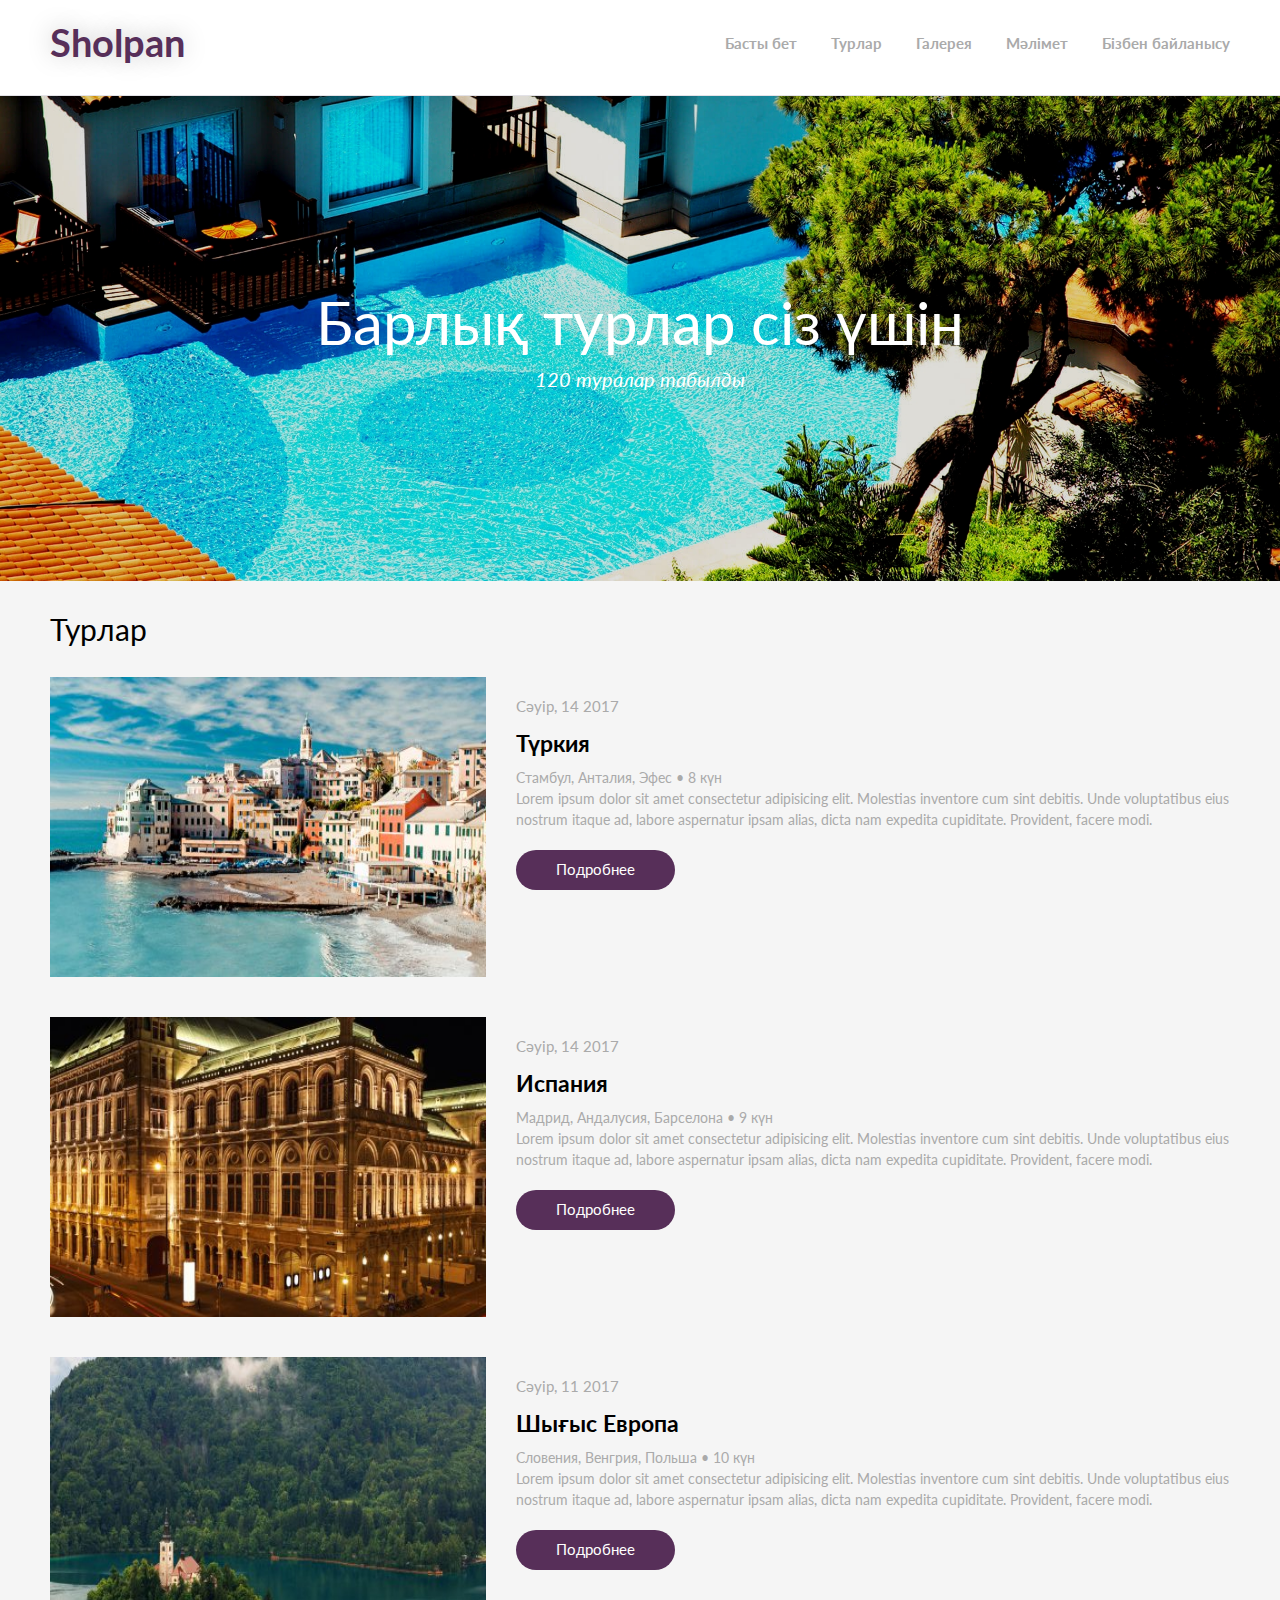
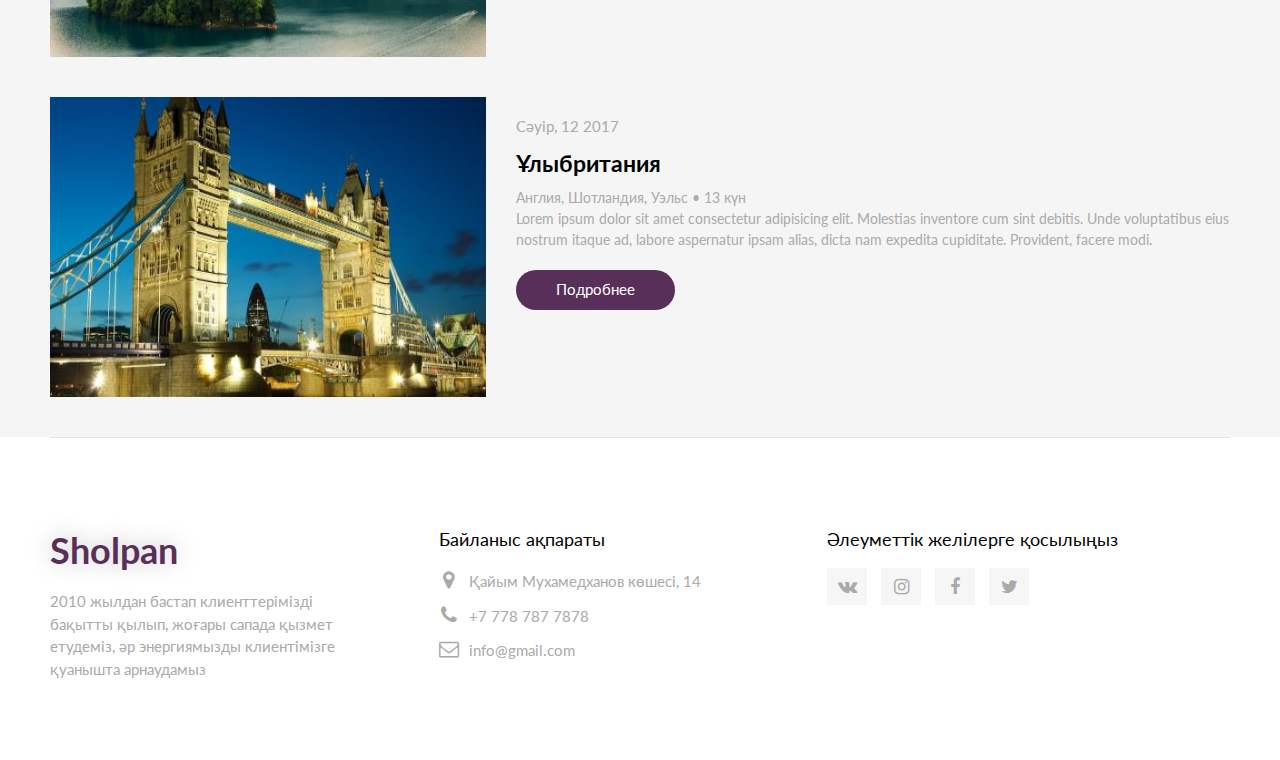
<file: tours/tours.html>
<!DOCTYPE html>
<html lang="kz">
<head>
	<meta charset="UTF-8">
	<meta name="viewport" content="width=device-width, user-scalable=no, initial-scale=1.0, maximum-scale=1.0, minimum-scale=1.0">
	<meta http-equiv="X-UA-Compatible" content="ie=edge">
	<link href="https://fonts.googleapis.com/css?family=Lato:400,700|Roboto:400,700&amp;subset=cyrillic" rel="stylesheet">
	<link rel="shortcut icon" href="../img/favico/voyage.ico" type="image/x-icon">
	<link rel="stylesheet" href="../css/font-awesome.min.css">
	<link rel="stylesheet" href="../css/style.css">
	<link rel="stylesheet" href="./css/tour.css">
	<title>TOO Sholpan - Tours</title>
</head>
<body>
	<div id="toTop">
		<i class="fa fa-chevron-up" aria-hidden="true"></i>
	</div>

	<div class="tour-header tour-banner-head">
		<div class="wrapper">
			<div class="tour-nav flex-justify"">
				<div class=" logo logo-tour">
				<a class="topLink" href="../index.html">Sholpan</a>
			</div>

			<button class="menu-toggle">
				<span></span>
				<span></span>
				<span></span>
			</button>

			<ul class="menu tour-menu">
				<li>
					<a class="topLink" href="../index.html">Басты бет</a>
				</li>
				<li>
					<a class="topLink" href="#tour-list">Турлар</a>
				</li>
				<li>
					<a class="topLink" href="../index.html">Галерея</a>
				</li>
				<li>
					<a class="topLink" href="../index.html">Мәлімет</a>
				</li>
				<li>
					<a class="topLink" href="#footer">Бізбен байланысу</a>
				</li>
			</ul>
		</div>
	</div>
	</div>

	<section class="tour-banner">
		<div class="wrapper">
			<div class="tour-banner__title">
				<h1>Барлық турлар сіз үшін</h1>
				<p>120 туралар табылды</p>
			</div>
		</div>
	</section>

	<section id="tour-list" class="tour-list">
		<div class="wrapper">
			<h2 class="tour-list-title">Турлар</h2>
			<div class="tour-list-box">
				<div class="tour-list__item">
					<div class="tour-list__img">
						<img src="../img/tour-1.jpg" alt="img">
					</div>

					<div class="tour-list__info">
						<p class="tour-list__info__date">Сәуір, 14 2017</p>
						<h3 class="tour-list__info__title">Түркия</h3>
						<p class="tour-list__info__desc">
							Стамбул, Анталия, Эфес • 8 күн <br>
							Lorem ipsum dolor sit amet consectetur adipisicing elit.
							Molestias inventore cum sint debitis. Unde voluptatibus
							eius nostrum itaque ad, labore aspernatur ipsam alias,
							dicta nam expedita cupiditate. Provident, facere modi.
						</p>

						<a href="./Turkey/turkey.html">Подробнее</a>
					</div>
				</div>

				<div class="tour-list__item">
					<div class="tour-list__img">
						<img src="../img/tour-2.jpg" alt="img">
					</div>

					<div class="tour-list__info">
						<p class="tour-list__info__date">Сәуір, 14 2017</p>
						<h3 class="tour-list__info__title">Испания</h3>
						<p class="tour-list__info__desc">
							Мадрид, Андалусия, Барселона • 9 күн <br>
							Lorem ipsum dolor sit amet consectetur adipisicing elit.
							Molestias inventore cum sint debitis. Unde voluptatibus
							eius nostrum itaque ad, labore aspernatur ipsam alias,
							dicta nam expedita cupiditate. Provident, facere modi.
						</p>

						<a href="./Spain/spain.html">Подробнее</a>
					</div>
				</div>

				<div class="tour-list__item">
					<div class="tour-list__img">
						<img src="../img/tour-3.jpg" alt="img">
					</div>

					<div class="tour-list__info">
						<p class="tour-list__info__date">Сәуір, 11 2017</p>
						<h3 class="tour-list__info__title">Шығыс Европа</h3>
						<p class="tour-list__info__desc">
							Словения, Венгрия, Польша • 10 күн <br>
							Lorem ipsum dolor sit amet consectetur adipisicing elit.
							Molestias inventore cum sint debitis. Unde voluptatibus
							eius nostrum itaque ad, labore aspernatur ipsam alias,
							dicta nam expedita cupiditate. Provident, facere modi.
						</p>

						<a href="./Eastern Europe/eastrn-europe.html">Подробнее</a>
					</div>
				</div>

				<div class="tour-list__item">
					<div class="tour-list__img">
						<img src="../img/tour-4.jpg" alt="img">
					</div>

					<div class="tour-list__info">
						<p class="tour-list__info__date">Сәуір, 12 2017</p>
						<h3 class="tour-list__info__title">Ұлыбритания</h3>
						<p class="tour-list__info__desc">
							Англия, Шотландия, Уэльс • 13 күн <br>
							Lorem ipsum dolor sit amet consectetur adipisicing elit.
							Molestias inventore cum sint debitis. Unde voluptatibus
							eius nostrum itaque ad, labore aspernatur ipsam alias,
							dicta nam expedita cupiditate. Provident, facere modi.
						</p>

						<a href="./United Kingdom/united-kingdom.html">Подробнее</a>
					</div>
				</div>
			</div>
		</div>
	</section>

	<footer id="footer">
		<div class="wrapper">
			<div class="footer-desc">
				<div class="footer-desc__item">
					<div class="footer-logo">
						<a href="#">Sholpan</a>
					</div>

					<p class="text__desc">
						2010 жылдан бастап клиенттерімізді бақытты
						қылып, жоғары сапада қызмет етудеміз, әр
						энергиямызды клиентімізге қуанышта арнаудамыз
					</p>
				</div>

				<div class="footer-desc__item">
					<h4>Байланыс ақпараты</h4>

					<ul class="contact-list">
						<li class="text__desc">
							<span>
								<i class="fa fa-map-marker" aria-hidden="true"></i>
							</span>
							Қайым Мухамедханов көшесі, 14
						</li>
						<li class="text__desc">
							<span>
								<i class="fa fa-phone" aria-hidden="true"></i>
							</span>
							+7 778 787 7878
						</li>
						<li class="text__desc">
							<span>
								<i class="fa fa-envelope-o" aria-hidden="true"></i>
							</span>
							info@gmail.com
						</li>
					</ul>
				</div>

				<div class="footer-desc__item">
					<h4>Әлеуметтік желілерге қосылыңыз</h4>

					<ul class="follow-list">
						<li>
							<a class="text__desc" href="#">
								<i class="fa fa-vk" aria-hidden="true"></i>
							</a>
							<a class="text__desc" href="#">
								<i class="fa fa-instagram" aria-hidden="true"></i>
							</a>
							<a class="text__desc" href="#">
								<i class="fa fa-facebook" aria-hidden="true"></i>
							</a>
							<a class="text__desc" href="#">
								<i class="fa fa-twitter" aria-hidden="true"></i>
							</a>
						</li>
					</ul>
				</div>
			</div>
		</div>
	</footer>


	<script src="../js/jquery-3.3.1.min.js"></script>
	<script src="../js/custom.js"></script>
</body>
</html>
</file>
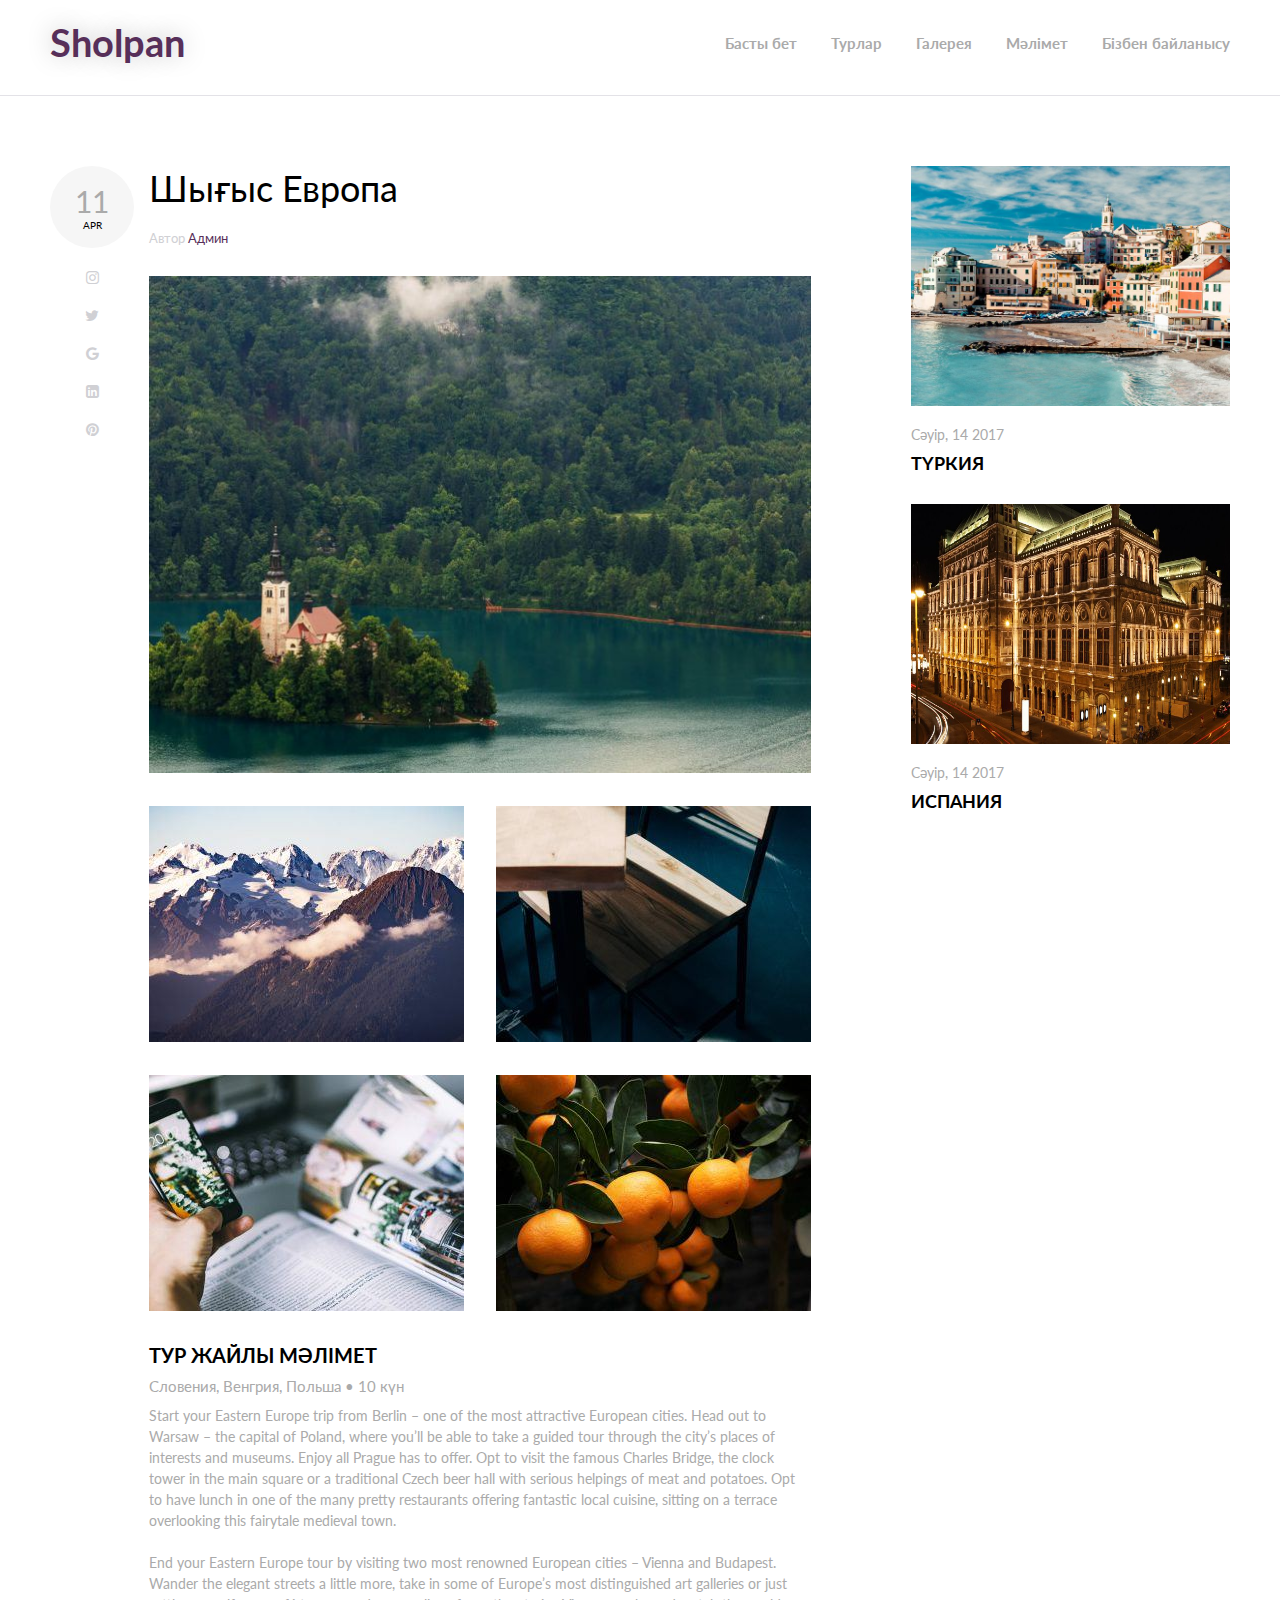
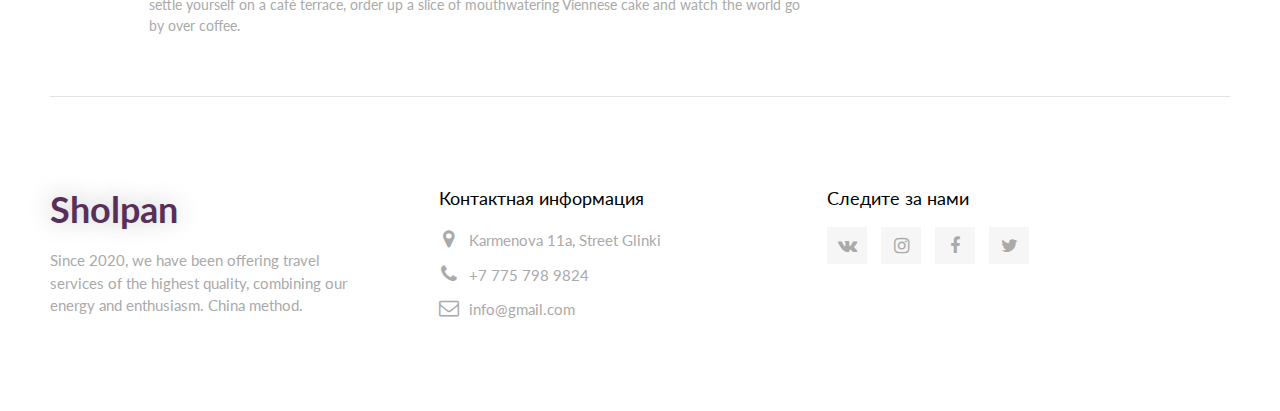
<file: tours/Eastern Europe/eastrn-europe.html>
<!DOCTYPE html>
<html lang="kz">
<head>
	<meta charset="UTF-8">
	<meta name="viewport" content="width=device-width, user-scalable=no, initial-scale=1.0, maximum-scale=1.0, minimum-scale=1.0">
	<meta http-equiv="X-UA-Compatible" content="ie=edge">
	<link href="https://fonts.googleapis.com/css?family=Lato:400,700|Roboto:400,700&amp;subset=cyrillic" rel="stylesheet">
	<link rel="shortcut icon" href="../../img/favico/voyage.ico" type="image/x-icon">
	<link rel="stylesheet" href="../../css/font-awesome.min.css">
	<link rel="stylesheet" href="../../css/style.css">
	<link rel="stylesheet" href="../css/tour.css">
	<title>TOO Sholpan - Eastern Europe - Tour</title>
</head>
<body>
	<div class="tour-header">
		<div class="wrapper">
			<div class="tour-nav flex-justify"">
				<div class=" logo logo-tour">
					<a class="topLink" href="../../index.html">Sholpan</a>
				</div>

				<button class="menu-toggle">
					<span></span>
					<span></span>
					<span></span>
				</button>

				<ul class="menu tour-menu">
					<li>
						<a class="topLink" href="../../index.html">Басты бет</a>
					</li>
					<li>
						<a class="topLink" href="../tours.html">Турлар</a>
					</li>
					<li>
						<a class="topLink" href="../../index.html">Галерея</a>
					</li>
					<li>
						<a class="topLink" href="../../index.html">Мәлімет</a>
					</li>
					<li>
						<a class="topLink" href="#footer">Бізбен байланысу</a>
					</li>
				</ul>
			</div>
		</div>
	</div>

	<div class="wrapper tour-wrap">
		<div class="tour-box flex-justify-top">
			<div class="tour-main-info">
				<div class="tour-social">
					<p class="tour-date">
						<span>11</span>
						APR
					</p>
					<ul class="tour-social__list">
						<li>
							<a href="#">
								<i class="fa fa-instagram"></i>
							</a>
						</li>
						<li>
							<a href="#">
								<i class="fa fa-twitter"></i>
							</a>
						</li>
						<li>
							<a href="#">
								<i class="fa fa-google"></i>
							</a>
						</li>
						<li>
							<a href="#">
								<i class="fa fa-linkedin-square"></i>
							</a>
						</li>
						<li>
							<a href="#">
								<i class="fa fa-pinterest"></i>
							</a>
						</li>
					</ul>
				</div>

				<div class="tour-info">
					<div class="tour-info__title">
						<h1>Шығыс Европа</h1>
						<p>Автор <span>Админ</span></p>
					</div>

					<div class="tour-info__picture__ee">
						<figure></figure>
					</div>

					<div class="tour-info__img flex-justify-top flex-wrap">
						<div class="tour-info__img__item">
							<img src="../../img/tour-1-m1.jpg" alt="img">
						</div>

						<div class="tour-info__img__item">
							<img src="../../img/tour-1-m2.jpg" alt="img">
						</div>

						<div class="tour-info__img__item">
							<img src="../../img/tour-1-m3.jpg" alt="img">
						</div>

						<div class="tour-info__img__item">
							<img src="../../img/tour-1-m4.jpg" alt="img">
						</div>
					</div>

					<div class="tour-desc">
						<h3 class="tour-desc__title">Тур жайлы мәлімет</h3>

						<p class="tour-desc__place">Словения, Венгрия, Польша • 10 күн</p>

						<p class="tour-desc__text">
							Start your Eastern Europe trip from Berlin – one of the most
							attractive European cities. Head out to Warsaw – the capital
							of Poland, where you’ll be able to take a guided tour through
							the city’s places of interests and museums. Enjoy all Prague
							has to offer. Opt to visit the famous Charles Bridge, the clock
							tower in the main square or a traditional Czech beer hall with
							serious helpings of meat and potatoes. Opt to have lunch in one
							of the many pretty restaurants offering fantastic local cuisine,
							sitting on a terrace overlooking this fairytale medieval town.
							<br><br>
							End your Eastern Europe tour by visiting two most renowned European
							cities – Vienna and Budapest. Wander the elegant streets a little
							more, take in some of Europe’s most distinguished art galleries or
							just settle yourself on a café terrace, order up a slice of mouthwatering
							Viennese cake and watch the world go by over coffee.
						</p>
					</div>
				</div>
			</div>

			<div class="tour-more">
				<div class="tour-more__item">
					<div class="tour-more__img">
						<img src="../../img/tour-1-b.jpg" alt="img">
					</div>

					<div class="tour-more__date">
						<p>Сәуір, 14 2017</p>
					</div>

					<div class="tour-more__title">
						<h3>Түркия</h3>
					</div>
				</div>

				<div class="tour-more__item">
					<div class="tour-more__img">
						<img src="../../img/tour-2-b.jpg" alt="img">
					</div>

					<div class="tour-more__date">
            		<p>Сәуір, 14 2017</p>
					</div>

					<div class="tour-more__title">
						<h3>Испания</h3>
					</div>
				</div>
			</div>
		</div>
	</div>

	<footer id="footer">
		<div class="wrapper">
			<div class="footer-desc">
				<div class="footer-desc__item">
					<div class="footer-logo">
						<a href="#">Sholpan</a>
					</div>

					<p class="text__desc">
						Since 2020, we have been offering travel
						services of the highest quality, combining
						our energy and enthusiasm. China method.
					</p>
				</div>

				<div class="footer-desc__item">
					<h4>Контактная информация</h4>

					<ul class="contact-list">
						<li class="text__desc">
							<span>
								<i class="fa fa-map-marker" aria-hidden="true"></i>
							</span>
							Karmenova 11a, Street Glinki
						</li>
						<li class="text__desc">
							<span>
								<i class="fa fa-phone" aria-hidden="true"></i>
							</span>
							+7 775 798 9824
						</li>
						<li class="text__desc">
							<span>
								<i class="fa fa-envelope-o" aria-hidden="true"></i>
							</span>
							info@gmail.com
						</li>
					</ul>
				</div>

				<div class="footer-desc__item">
					<h4>Следите за нами</h4>

					<ul class="follow-list">
						<li>
							<a class="text__desc" href="#">
								<i class="fa fa-vk" aria-hidden="true"></i>
							</a>
							<a class="text__desc" href="#">
								<i class="fa fa-instagram" aria-hidden="true"></i>
							</a>
							<a class="text__desc" href="#">
								<i class="fa fa-facebook" aria-hidden="true"></i>
							</a>
							<a class="text__desc" href="#">
								<i class="fa fa-twitter" aria-hidden="true"></i>
							</a>
						</li>
					</ul>
				</div>
			</div>
		</div>
	</footer>

	<script src="../../js/jquery-3.3.1.min.js"></script>
	<script src="../../js/custom.js"></script>
</body>
</html>
</file>
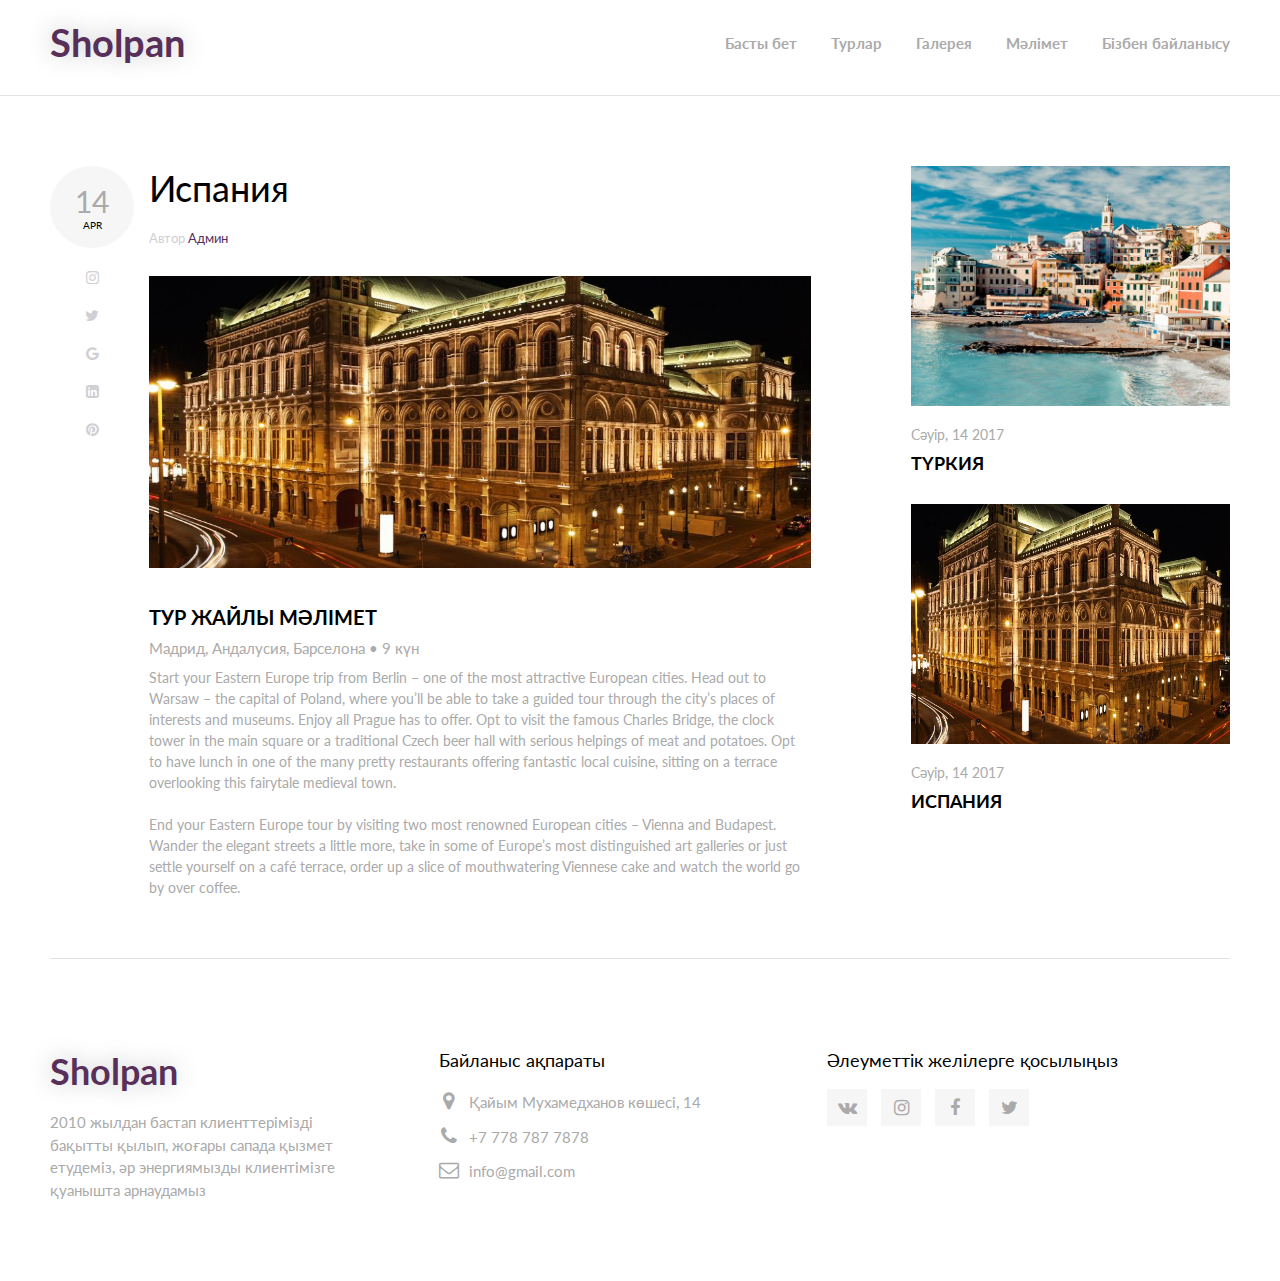
<file: tours/Spain/spain.html>
<!DOCTYPE html>
<html lang="kz">
<head>
	<meta charset="UTF-8">
	<meta name="viewport" content="width=device-width, user-scalable=no, initial-scale=1.0, maximum-scale=1.0, minimum-scale=1.0">
	<meta http-equiv="X-UA-Compatible" content="ie=edge">
	<link href="https://fonts.googleapis.com/css?family=Lato:400,700|Roboto:400,700&amp;subset=cyrillic" rel="stylesheet">
	<link rel="shortcut icon" href="../../img/favico/voyage.ico" type="image/x-icon">
	<link rel="stylesheet" href="../../css/font-awesome.min.css">
	<link rel="stylesheet" href="../../css/style.css">
	<link rel="stylesheet" href="../css/tour.css">
	<title>TOO Sholpan - Spain - Tour</title>
</head>
<body>
	<div class="tour-header">
		<div class="wrapper">
			<div class="tour-nav flex-justify"">
				<div class=" logo logo-tour">
					<a class="topLink" href="../../index.html">Sholpan</a>
				</div>

				<button class="menu-toggle">
					<span></span>
					<span></span>
					<span></span>
				</button>

				<ul class="menu tour-menu">
					<li>
						<a class="topLink" href="../../index.html">Басты бет</a>
					</li>
					<li>
						<a class="topLink" href="../tours.html">Турлар</a>
					</li>
					<li>
						<a class="topLink" href="../../index.html">Галерея</a>
					</li>
					<li>
						<a class="topLink" href="../../index.html">Мәлімет</a>
					</li>
					<li>
						<a class="topLink" href="#footer">Бізбен байланысу</a>
					</li>
				</ul>
			</div>
		</div>
	</div>

	<div class="wrapper tour-wrap">
		<div class="tour-box flex-justify-top">
			<div class="tour-main-info">
				<div class="tour-social">
					<p class="tour-date">
						<span>14</span>
						APR
					</p>
					<ul class="tour-social__list">
						<li>
							<a href="#">
								<i class="fa fa-instagram"></i>
							</a>
						</li>
						<li>
							<a href="#">
								<i class="fa fa-twitter"></i>
							</a>
						</li>
						<li>
							<a href="#">
								<i class="fa fa-google"></i>
							</a>
						</li>
						<li>
							<a href="#">
								<i class="fa fa-linkedin-square"></i>
							</a>
						</li>
						<li>
							<a href="#">
								<i class="fa fa-pinterest"></i>
							</a>
						</li>
					</ul>
				</div>

				<div class="tour-info">
					<div class="tour-info__title">
						<h1>Испания</h1>
						<p>Автор <span>Админ</span></p>
					</div>

					<div class="tour-info__picture__spain">
						<figure></figure>
					</div>

					<div class="tour-desc">
						<h3 class="tour-desc__title">Тур жайлы мәлімет</h3>

						<p class="tour-desc__place">Мадрид, Андалусия, Барселона • 9 күн</p>

						<p class="tour-desc__text">
							Start your Eastern Europe trip from Berlin – one of the most
							attractive European cities. Head out to Warsaw – the capital
							of Poland, where you’ll be able to take a guided tour through
							the city’s places of interests and museums. Enjoy all Prague
							has to offer. Opt to visit the famous Charles Bridge, the clock
							tower in the main square or a traditional Czech beer hall with
							serious helpings of meat and potatoes. Opt to have lunch in one
							of the many pretty restaurants offering fantastic local cuisine,
							sitting on a terrace overlooking this fairytale medieval town.
							<br><br>
							End your Eastern Europe tour by visiting two most renowned European
							cities – Vienna and Budapest. Wander the elegant streets a little
							more, take in some of Europe’s most distinguished art galleries or
							just settle yourself on a café terrace, order up a slice of mouthwatering
							Viennese cake and watch the world go by over coffee.
						</p>
					</div>
				</div>
			</div>

			<div class="tour-more">
				<div class="tour-more__item">
					<div class="tour-more__img">
						<img src="../../img/tour-1-b.jpg" alt="img">
					</div>

					<div class="tour-more__date">
						<p>Сәуір, 14 2017</p>
					</div>

					<div class="tour-more__title">
						<h3>Түркия</h3>
					</div>
				</div>

				<div class="tour-more__item">
					<div class="tour-more__img">
						<img src="../../img/tour-2-b.jpg" alt="img">
					</div>

					<div class="tour-more__date">
						<p>Сәуір, 14 2017</p>
					</div>

					<div class="tour-more__title">
						<h3>Испания</h3>
					</div>
				</div>
			</div>
		</div>
	</div>

	<footer id="footer">
		<div class="wrapper">
			<div class="footer-desc">
				<div class="footer-desc__item">
					<div class="footer-logo">
						<a href="#">Sholpan</a>
					</div>

					<p class="text__desc">
						2010 жылдан бастап клиенттерімізді бақытты
						қылып, жоғары сапада қызмет етудеміз, әр
						энергиямызды клиентімізге қуанышта арнаудамыз
					</p>
				</div>

				<div class="footer-desc__item">
					<h4>Байланыс ақпараты</h4>

					<ul class="contact-list">
						<li class="text__desc">
							<span>
								<i class="fa fa-map-marker" aria-hidden="true"></i>
							</span>
							Қайым Мухамедханов көшесі, 14
						</li>
						<li class="text__desc">
							<span>
								<i class="fa fa-phone" aria-hidden="true"></i>
							</span>
							+7 778 787 7878
						</li>
						<li class="text__desc">
							<span>
								<i class="fa fa-envelope-o" aria-hidden="true"></i>
							</span>
							info@gmail.com
						</li>
					</ul>
				</div>

				<div class="footer-desc__item">
					<h4>Әлеуметтік желілерге қосылыңыз</h4>

					<ul class="follow-list">
						<li>
							<a class="text__desc" href="#">
								<i class="fa fa-vk" aria-hidden="true"></i>
							</a>
							<a class="text__desc" href="#">
								<i class="fa fa-instagram" aria-hidden="true"></i>
							</a>
							<a class="text__desc" href="#">
								<i class="fa fa-facebook" aria-hidden="true"></i>
							</a>
							<a class="text__desc" href="#">
								<i class="fa fa-twitter" aria-hidden="true"></i>
							</a>
						</li>
					</ul>
				</div>
			</div>
		</div>
	</footer>

	<script src="../../js/jquery-3.3.1.min.js"></script>
	<script src="../../js/custom.js"></script>
</body>
</html>
</file>
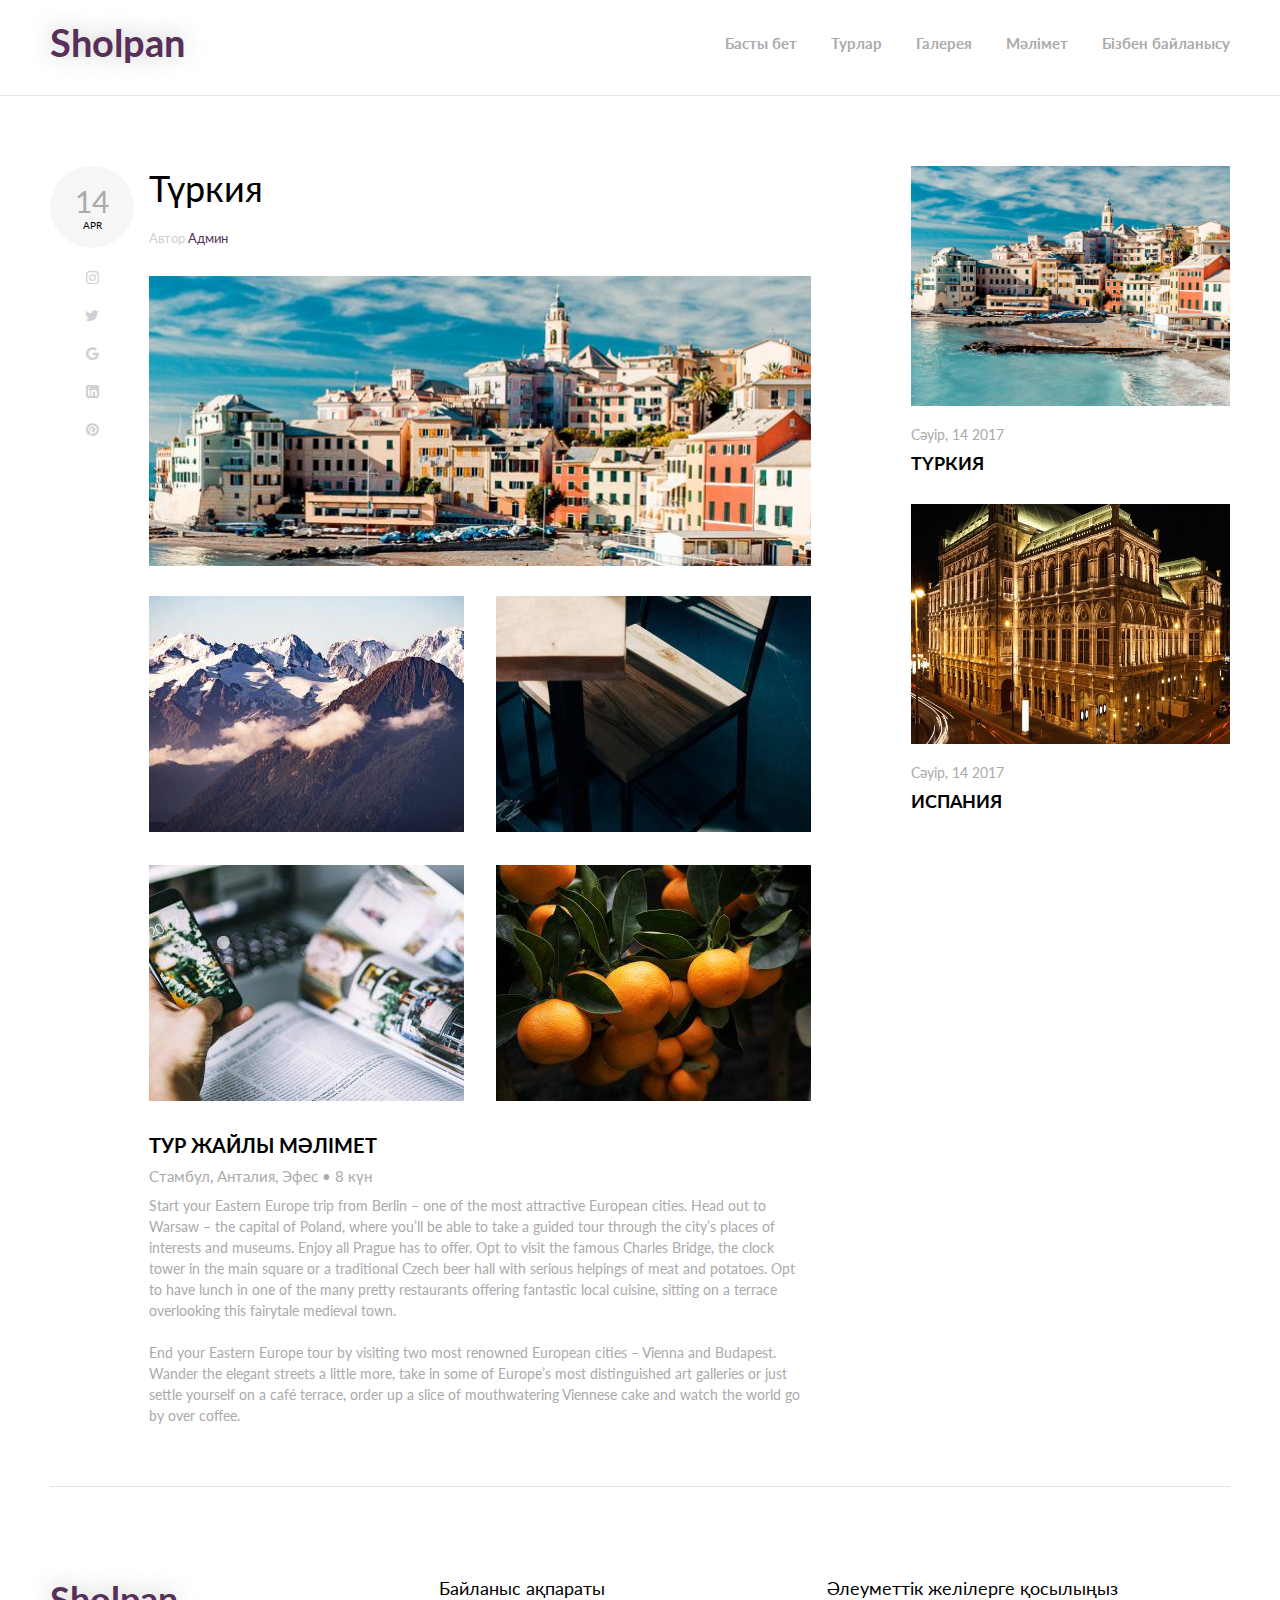
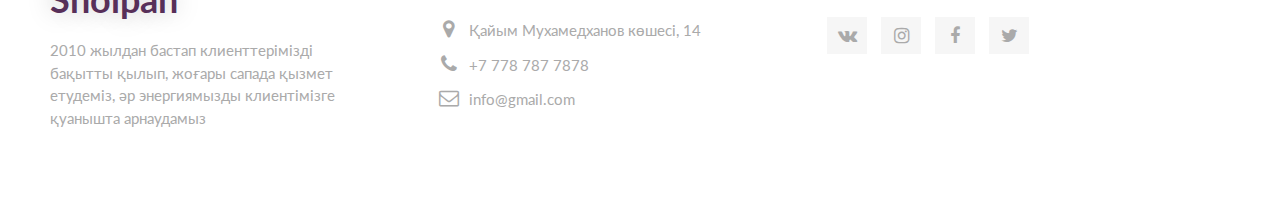
<file: tours/Turkey/turkey.html>
<!DOCTYPE html>
<html lang="kz">
<head>
	<meta charset="UTF-8">
	<meta name="viewport" content="width=device-width, user-scalable=no, initial-scale=1.0, maximum-scale=1.0, minimum-scale=1.0">
	<meta http-equiv="X-UA-Compatible" content="ie=edge">
	<link href="https://fonts.googleapis.com/css?family=Lato:400,700|Roboto:400,700&amp;subset=cyrillic" rel="stylesheet">
	<link rel="shortcut icon" href="../../img/favico/voyage.ico" type="image/x-icon">
	<link rel="stylesheet" href="../../css/font-awesome.min.css">
	<link rel="stylesheet" href="../../css/style.css">
	<link rel="stylesheet" href="../css/tour.css">
	<title>TOO Sholpan - Turkey - Tour</title>
</head>
<body>
	<div class="tour-header">
		<div class="wrapper">
			<div class="tour-nav flex-justify"">
				<div class=" logo logo-tour">
					<a class="topLink" href="../../index.html">Sholpan</a>
				</div>

				<button class="menu-toggle">
					<span></span>
					<span></span>
					<span></span>
				</button>

				<ul class="menu tour-menu">
					<li>
						<a class="topLink" href="../../index.html">Басты бет</a>
					</li>
					<li>
						<a class="topLink" href="../tours.html">Турлар</a>
					</li>
					<li>
						<a class="topLink" href="../../index.html">Галерея</a>
					</li>
					<li>
						<a class="topLink" href="../../index.html">Мәлімет</a>
					</li>
					<li>
						<a class="topLink" href="#footer">Бізбен байланысу</a>
					</li>
				</ul>
			</div>
		</div>
	</div>

	<div class="wrapper tour-wrap">
		<div class="tour-box flex-justify-top">
			<div class="tour-main-info">
				<div class="tour-social">
					<p class="tour-date">
						<span>14</span>
						APR
					</p>
					<ul class="tour-social__list">
						<li>
							<a href="#">
								<i class="fa fa-instagram"></i>
							</a>
						</li>
						<li>
							<a href="#">
								<i class="fa fa-twitter"></i>
							</a>
						</li>
						<li>
							<a href="#">
								<i class="fa fa-google"></i>
							</a>
						</li>
						<li>
							<a href="#">
								<i class="fa fa-linkedin-square"></i>
							</a>
						</li>
						<li>
							<a href="#">
								<i class="fa fa-pinterest"></i>
							</a>
						</li>
					</ul>
				</div>

				<div class="tour-info">
					<div class="tour-info__title">
						<h1>Түркия</h1>
            		<p>Автор <span>Админ</span></p>
					</div>

					<div class="tour-info__picture">
						<figure></figure>
					</div>

					<div class="tour-info__img flex-justify-top flex-wrap">
						<div class="tour-info__img__item">
							<img src="../../img/tour-1-m1.jpg" alt="img">
						</div>

						<div class="tour-info__img__item">
							<img src="../../img/tour-1-m2.jpg" alt="img">
						</div>

						<div class="tour-info__img__item">
							<img src="../../img/tour-1-m3.jpg" alt="img">
						</div>

						<div class="tour-info__img__item">
							<img src="../../img/tour-1-m4.jpg" alt="img">
						</div>
					</div>

					<div class="tour-desc">
						<h3 class="tour-desc__title">Тур жайлы мәлімет</h3>

						<p class="tour-desc__place">Стамбул, Анталия, Эфес • 8 күн</p>

						<p class="tour-desc__text">
							Start your Eastern Europe trip from Berlin – one of the most
							attractive European cities. Head out to Warsaw – the capital
							of Poland, where you’ll be able to take a guided tour through
							the city’s places of interests and museums. Enjoy all Prague
							has to offer. Opt to visit the famous Charles Bridge, the clock
							tower in the main square or a traditional Czech beer hall with
							serious helpings of meat and potatoes. Opt to have lunch in one
							of the many pretty restaurants offering fantastic local cuisine,
							sitting on a terrace overlooking this fairytale medieval town.
							<br><br>
							End your Eastern Europe tour by visiting two most renowned European
							cities – Vienna and Budapest. Wander the elegant streets a little
							more, take in some of Europe’s most distinguished art galleries or
							just settle yourself on a café terrace, order up a slice of mouthwatering
							Viennese cake and watch the world go by over coffee.
						</p>
					</div>
				</div>
			</div>

			<div class="tour-more">
				<div class="tour-more__item">
					<div class="tour-more__img">
						<img src="../../img/tour-1-b.jpg" alt="img">
					</div>

					<div class="tour-more__date">
						<p>Сәуір, 14 2017</p>
					</div>

					<div class="tour-more__title">
						<h3>Түркия</h3>
					</div>
				</div>

				<div class="tour-more__item">
					<div class="tour-more__img">
						<img src="../../img/tour-2-b.jpg" alt="img">
					</div>

					<div class="tour-more__date">
						<p>Сәуір, 14 2017</p>
					</div>

					<div class="tour-more__title">
						<h3>Испания</h3>
					</div>
				</div>
			</div>
		</div>
	</div>

	<footer id="footer">
		<div class="wrapper">
			<div class="footer-desc">
				<div class="footer-desc__item">
					<div class="footer-logo">
						<a href="#">Sholpan</a>
					</div>

					<p class="text__desc">
						2010 жылдан бастап клиенттерімізді бақытты
						қылып, жоғары сапада қызмет етудеміз, әр
						энергиямызды клиентімізге қуанышта арнаудамыз
					</p>
				</div>

				<div class="footer-desc__item">
					<h4>Байланыс ақпараты</h4>

					<ul class="contact-list">
						<li class="text__desc">
							<span>
								<i class="fa fa-map-marker" aria-hidden="true"></i>
							</span>
							Қайым Мухамедханов көшесі, 14
						</li>
						<li class="text__desc">
							<span>
								<i class="fa fa-phone" aria-hidden="true"></i>
							</span>
							+7 778 787 7878
						</li>
						<li class="text__desc">
							<span>
								<i class="fa fa-envelope-o" aria-hidden="true"></i>
							</span>
							info@gmail.com
						</li>
					</ul>
				</div>

				<div class="footer-desc__item">
					<h4>Әлеуметтік желілерге қосылыңыз</h4>

					<ul class="follow-list">
						<li>
							<a class="text__desc" href="#">
								<i class="fa fa-vk" aria-hidden="true"></i>
							</a>
							<a class="text__desc" href="#">
								<i class="fa fa-instagram" aria-hidden="true"></i>
							</a>
							<a class="text__desc" href="#">
								<i class="fa fa-facebook" aria-hidden="true"></i>
							</a>
							<a class="text__desc" href="#">
								<i class="fa fa-twitter" aria-hidden="true"></i>
							</a>
						</li>
					</ul>
				</div>
			</div>
		</div>
	</footer>

	<script src="../../js/jquery-3.3.1.min.js"></script>
	<script src="../../js/custom.js"></script>
</body>
</html>
</file>
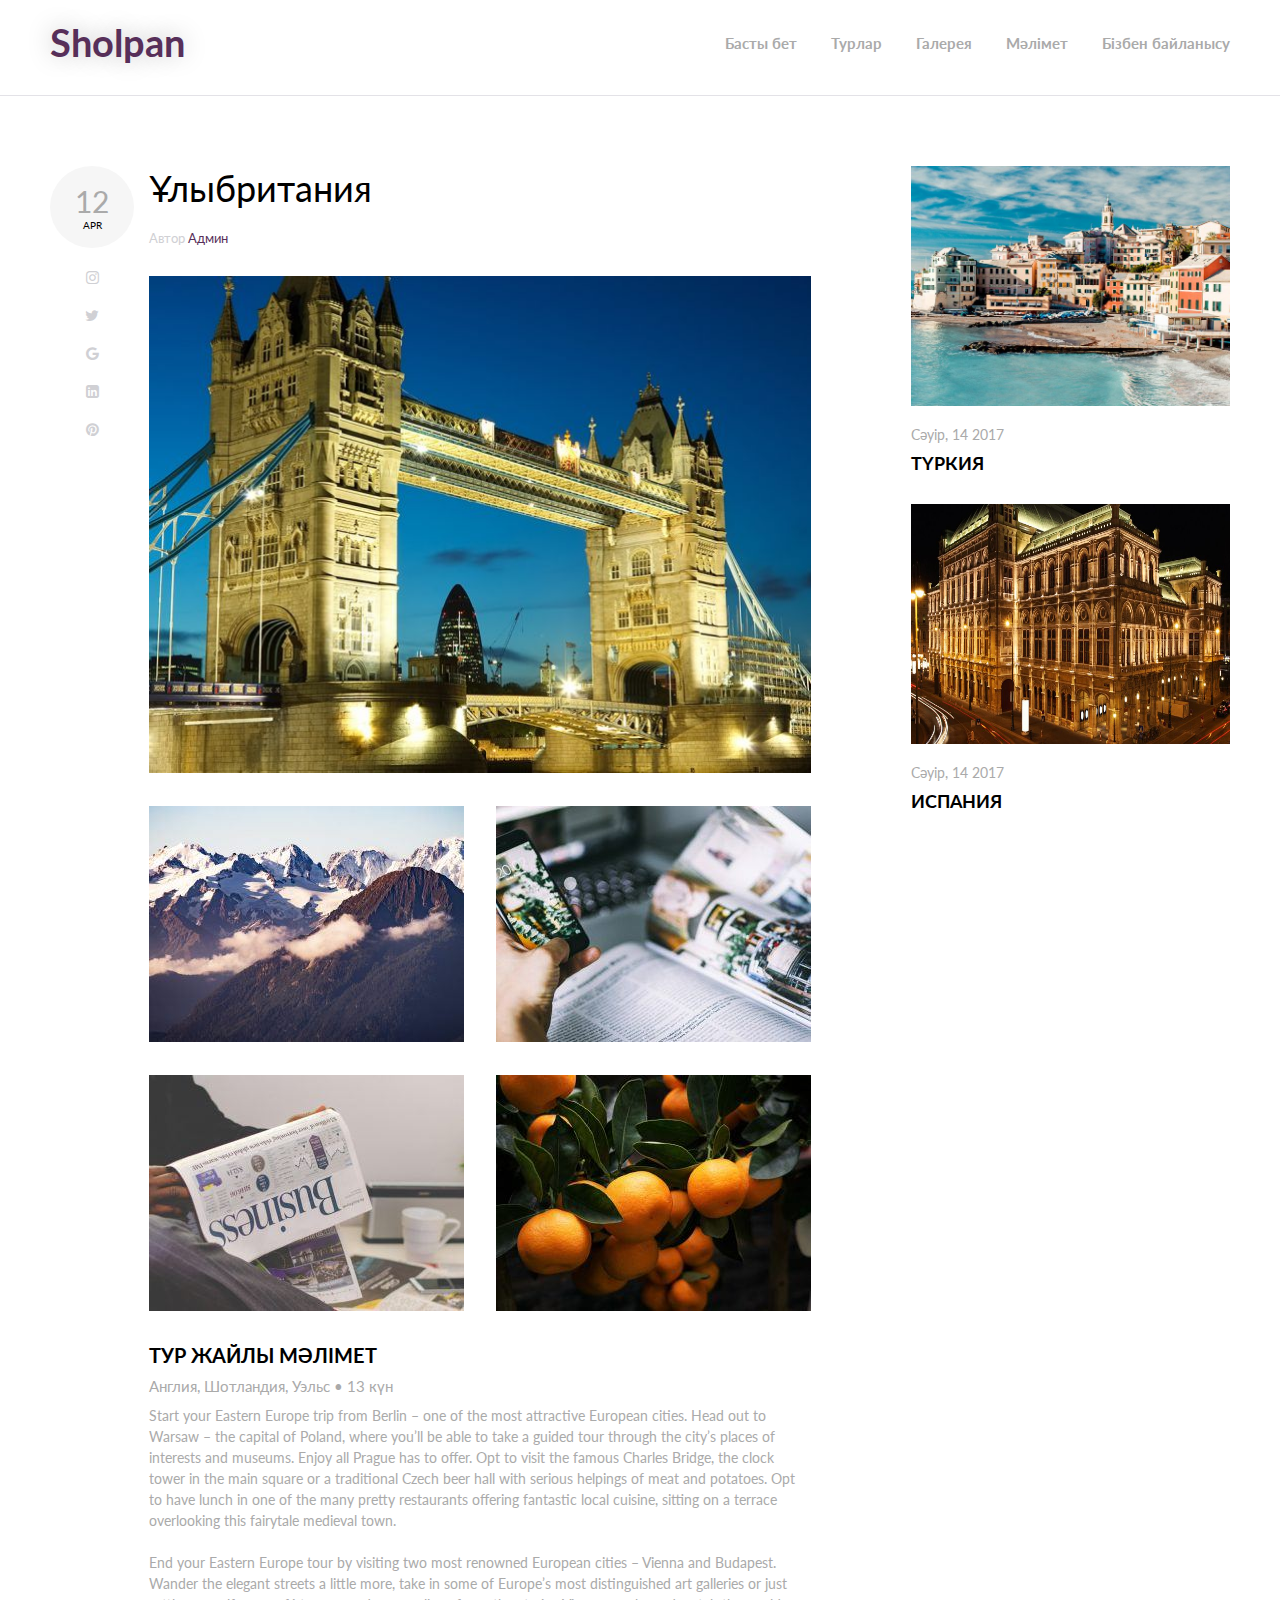
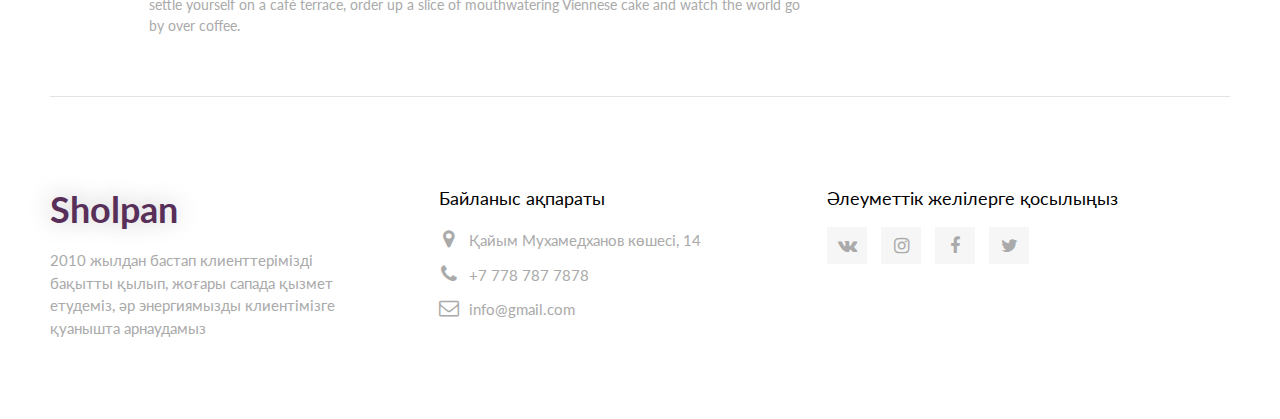
<file: tours/United Kingdom/united-kingdom.html>
<!DOCTYPE html>
<html lang="kz">
<head>
	<meta charset="UTF-8">
	<meta name="viewport" content="width=device-width, user-scalable=no, initial-scale=1.0, maximum-scale=1.0, minimum-scale=1.0">
	<meta http-equiv="X-UA-Compatible" content="ie=edge">
	<link href="https://fonts.googleapis.com/css?family=Lato:400,700|Roboto:400,700&amp;subset=cyrillic" rel="stylesheet">
	<link rel="shortcut icon" href="../../img/favico/voyage.ico" type="image/x-icon">
	<link rel="stylesheet" href="../../css/font-awesome.min.css">
	<link rel="stylesheet" href="../../css/style.css">
	<link rel="stylesheet" href="../css/tour.css">
	<title>TOO Sholpan - United Kingdom - Tour</title>
</head>
<body>
	<div class="tour-header">
		<div class="wrapper">
			<div class="tour-nav flex-justify"">
				<div class=" logo logo-tour">
					<a class="topLink" href="../../index.html">Sholpan</a>
				</div>

				<button class="menu-toggle">
					<span></span>
					<span></span>
					<span></span>
				</button>

				<ul class="menu tour-menu">
					<li>
						<a class="topLink" href="../../index.html">Басты бет</a>
					</li>
					<li>
						<a class="topLink" href="../tours.html">Турлар</a>
					</li>
					<li>
						<a class="topLink" href="../../index.html">Галерея</a>
					</li>
					<li>
						<a class="topLink" href="../../index.html">Мәлімет</a>
					</li>
					<li>
						<a class="topLink" href="#footer">Бізбен байланысу</a>
					</li>
				</ul>
			</div>
		</div>
	</div>

	<div class="wrapper tour-wrap">
		<div class="tour-box flex-justify-top">
			<div class="tour-main-info">
				<div class="tour-social">
					<p class="tour-date">
						<span>12</span>
						APR
					</p>
					<ul class="tour-social__list">
						<li>
							<a href="#">
								<i class="fa fa-instagram"></i>
							</a>
						</li>
						<li>
							<a href="#">
								<i class="fa fa-twitter"></i>
							</a>
						</li>
						<li>
							<a href="#">
								<i class="fa fa-google"></i>
							</a>
						</li>
						<li>
							<a href="#">
								<i class="fa fa-linkedin-square"></i>
							</a>
						</li>
						<li>
							<a href="#">
								<i class="fa fa-pinterest"></i>
							</a>
						</li>
					</ul>
				</div>

				<div class="tour-info">
					<div class="tour-info__title">
						<h1>Ұлыбритания</h1>
						<p>Автор <span>Админ</span></p>
					</div>

					<div class="tour-info__picture__uk">
						<figure></figure>
					</div>

					<div class="tour-info__img flex-justify-top flex-wrap">
						<div class="tour-info__img__item">
							<img src="../../img/tour-1-m1.jpg" alt="img">
						</div>

						<div class="tour-info__img__item">
							<img src="../../img/tour-1-m3.jpg" alt="img">
            </div>
            
            <div class="tour-info__img__item">
                <img src="../../img/tour-1-m5.jpg" alt="img">
              </div>

						<div class="tour-info__img__item">
							<img src="../../img/tour-1-m4.jpg" alt="img">
						</div>
					</div>

					<div class="tour-desc">
						<h3 class="tour-desc__title">Тур жайлы мәлімет</h3>

						<p class="tour-desc__place">Англия, Шотландия, Уэльс • 13 күн</p>

						<p class="tour-desc__text">
							Start your Eastern Europe trip from Berlin – one of the most
							attractive European cities. Head out to Warsaw – the capital
							of Poland, where you’ll be able to take a guided tour through
							the city’s places of interests and museums. Enjoy all Prague
							has to offer. Opt to visit the famous Charles Bridge, the clock
							tower in the main square or a traditional Czech beer hall with
							serious helpings of meat and potatoes. Opt to have lunch in one
							of the many pretty restaurants offering fantastic local cuisine,
							sitting on a terrace overlooking this fairytale medieval town.
							<br><br>
							End your Eastern Europe tour by visiting two most renowned European
							cities – Vienna and Budapest. Wander the elegant streets a little
							more, take in some of Europe’s most distinguished art galleries or
							just settle yourself on a café terrace, order up a slice of mouthwatering
							Viennese cake and watch the world go by over coffee.
						</p>
					</div>
				</div>
			</div>

			<div class="tour-more">
				<div class="tour-more__item">
					<div class="tour-more__img">
						<img src="../../img/tour-1-b.jpg" alt="img">
					</div>

					<div class="tour-more__date">
						<p>Сәуір, 14 2017</p>
					</div>

					<div class="tour-more__title">
						<h3>Түркия</h3>
					</div>
				</div>

				<div class="tour-more__item">
					<div class="tour-more__img">
						<img src="../../img/tour-2-b.jpg" alt="img">
					</div>

					<div class="tour-more__date">
            		<p>Сәуір, 14 2017</p>
					</div>

					<div class="tour-more__title">
						<h3>Испания</h3>
					</div>
				</div>
			</div>
		</div>
	</div>

	<footer id="footer">
		<div class="wrapper">
			<div class="footer-desc">
				<div class="footer-desc__item">
					<div class="footer-logo">
						<a href="#">Sholpan</a>
					</div>

					<p class="text__desc">
						2010 жылдан бастап клиенттерімізді бақытты
						қылып, жоғары сапада қызмет етудеміз, әр
						энергиямызды клиентімізге қуанышта арнаудамыз
					</p>
				</div>

				<div class="footer-desc__item">
					<h4>Байланыс ақпараты</h4>

					<ul class="contact-list">
						<li class="text__desc">
							<span>
								<i class="fa fa-map-marker" aria-hidden="true"></i>
							</span>
							Қайым Мухамедханов көшесі, 14
						</li>
						<li class="text__desc">
							<span>
								<i class="fa fa-phone" aria-hidden="true"></i>
							</span>
							+7 778 787 7878
						</li>
						<li class="text__desc">
							<span>
								<i class="fa fa-envelope-o" aria-hidden="true"></i>
							</span>
							info@gmail.com
						</li>
					</ul>
				</div>

				<div class="footer-desc__item">
					<h4>Әлеуметтік желілерге қосылыңыз</h4>

					<ul class="follow-list">
						<li>
							<a class="text__desc" href="#">
								<i class="fa fa-vk" aria-hidden="true"></i>
							</a>
							<a class="text__desc" href="#">
								<i class="fa fa-instagram" aria-hidden="true"></i>
							</a>
							<a class="text__desc" href="#">
								<i class="fa fa-facebook" aria-hidden="true"></i>
							</a>
							<a class="text__desc" href="#">
								<i class="fa fa-twitter" aria-hidden="true"></i>
							</a>
						</li>
					</ul>
				</div>
			</div>
		</div>
	</footer>

	<script src="../../js/jquery-3.3.1.min.js"></script>
	<script src="../../js/custom.js"></script>
</body>
</html>
</file>
<file: css/style.css>
body {
   font-family: 'Lato', 'Roboto', sans-serif;
   margin: 0;
   font-size: 15px;
   background: #f5f5f5;
}

/* Partials */

.active span:first-child {
   /*transform: rotate(90deg);*/
   /*transform: translateX(90px);*/
   -webkit-transform-origin: left;
           transform-origin: left;
   -webkit-transform: translate(0, -7px) rotate(45deg);
           transform: translate(0, -7px) rotate(45deg);
}

.active span:last-child {
   -webkit-transform-origin: left;
           transform-origin: left;
   -webkit-transform: translateX(0) rotate(-45deg);
           transform: translateX(0) rotate(-45deg);
}

.active span:nth-child(2) {
   opacity: 0;
}

.wrapper {
   max-width: 1180px;
   margin: 0 auto;
   padding: 0 15px;
}

.flex {
   display: -webkit-box;
   display: -ms-flexbox;
   display: flex;
   -ms-flex-wrap: wrap;
       flex-wrap: wrap;
   -webkit-box-align: center;
       -ms-flex-align: center;
           align-items: center;
}

.flex-justify {
   display: -webkit-box;
   display: -ms-flexbox;
   display: flex;
   -ms-flex-wrap: wrap;
       flex-wrap: wrap;
   -webkit-box-align: center;
       -ms-flex-align: center;
           align-items: center;
   -webkit-box-pack: justify;
       -ms-flex-pack: justify;
           justify-content: space-between;
}

.flex-justify-top {
	display: -webkit-box;
   display: -ms-flexbox;
   display: flex;
   -webkit-box-align: flex-start;
       -ms-flex-align: flex-start;
           align-items: flex-start;
   -webkit-box-pack: justify;
       -ms-flex-pack: justify;
           justify-content: space-between;
}

.flex-wrap {
	flex-wrap: wrap;
}

.section-title {
   font-weight: 400;
   font-size: 36px;
}

.text__title {
   font-weight: 700;
   font-size: 18px;
   margin-bottom: 3px;
   text-transform: uppercase;
}

.text__desc {
   font-size: 14px;
   color: #aaaaaa;
   line-height: 1.5em;
}

h1, h2, h3, h4, h5, h6,
p,
ul {
   margin: 0;
   padding: 0;
   list-style: none;
}

/* Header */

header {
   background: url('../img/banner.png');
   background-size: cover;
   color: #ffffff;
   padding-bottom: 280px;
}

nav {
   padding-top: 30px;
}

.menu-toggle {
   display: none;
}

.logo a {
   color: #ffffff;
   text-decoration: none;
   font-size: 2.5em;
   font-weight: 700;
}

.menu li {
   display: inline-block;
   margin-left: 30px;
   height: 12px;
}

.menu li:first-child {
   margin-left: 0;
}

.menu li a {
   -webkit-transition: all 0.4s;
   transition: all 0.2s;
   text-decoration: none;
   display: block;
   padding-bottom: 4px;
   color: #fff;
   border-color: #572F59;
}

.menu li a:hover {
   border-bottom: 2px solid #572F59;
}

.title {
   text-align: center;
   margin-top: 200px;
}

.title h1 {
   font-weight: 400;
   font-size: 60px;
}

.title p {
   margin: 10px;
   font-size: 22px;
}

.head-btn {
   text-align: center;
   margin-top: 70px;
}

.head-btn a {
   -webkit-transition: all 0.3s;
   transition: all 0.3s;
   display: inline-block;
   color: #ffffff;
   text-decoration: none;
   font-size: 15px;
   background: #572F59;
   padding: 10px 45px;
   border-radius: 30px;
}

.head-btn a:hover {
   background: #f36a2b;
}

/* Offer */

.offer {
   margin-top: 100px;
   margin-bottom: 100px;
}

.offers {
   margin-bottom: 30px;
}

.offer-title {
   text-align: center;
   margin-bottom: 60px;
}

.offer-title p {
   color: #aaaaaa;
   margin-top: 7px;
}

.offers-item {
   -webkit-transition: all 0.3s;
   transition: all 0.3s;
   background: #ffffff;
   width: 23.5%;
   overflow: hidden;
   border-radius: 5px;
}

.offers-item a {
	text-decoration: none;
	color: inherit;
}

.offers-item:hover {
	box-shadow: 5px 6px 29px -1px rgba(0, 0, 0, 0.24)!important;
}

.offers-item__img img {
   width: 100%;
   -webkit-box-shadow: 0px 0px 10px 0px rgba(0, 0, 0, 0.5);
           box-shadow: 0px 0px 10px 0px rgba(0, 0, 0, 0.5);
}

.offers-item__text {
   padding: 10px 7px 10px 25px;
   -webkit-box-sizing: border-box;
           box-sizing: border-box;
}

.offers-item__text .text__title {
   font-size: 17px;
}

.offers-item__text .text__desc {
   font-size: 12px;
}

/* About */

.about {
   background: url('../img/bg.PNG');
   background-size: cover;
   text-align: center;
   padding: 0 0 50px;
}

.about-title {
   color: #ffffff;
   padding: 75px 0 50px;
}

.about-box {
   display: -webkit-box;
   display: -ms-flexbox;
   display: flex;
   -webkit-box-pack: justify;
       -ms-flex-pack: justify;
           justify-content: space-between;
   -ms-flex-wrap: wrap;
       flex-wrap: wrap;
   -webkit-box-align: start;
       -ms-flex-align: start;
           align-items: flex-start;
}

.about-item {
   background: #ffffff;
   width: 31%;
   margin-bottom: 40px;
   padding: 10px 15px;
   -webkit-box-sizing: border-box;
           box-sizing: border-box;
   border-radius: 4px;
}

.about-item .text__title {
   font-size: 16px;
   margin: 20px 0 15px;
}

.about-item .text__desc {
   font-size: 13px;
   line-height: 1.6em;
}

.about-item__icon {
   -webkit-transition: all 0.5s;
   transition: all 0.5s;
   background: #f36a2b;
   display: inline-block;
   color: #ffffff;
   width: 50px;
   padding: 10px 0;
   border-radius: 50%;
   font-size: 25px;
}

.about-item__icon:hover {
   background: #572F59;
}

/* Gallery */

.gallery {
   margin: 80px 0 130px;
}

.gallery-title {
   text-align: center;
   margin: 0 0 50px;
}

/* Client */

.client {
   padding: 60px 0 80px;
   text-align: center;
   background: #ffffff;
}

.client-box {
   padding: 0 10%;
}

.client-item__text .text__title {
   font-size: 36px;
   margin: 10px 0 2px;
}

.client-item__text .text__desc {
   font-size: 16px;
   font-style: italic;
}

/* Way */

.way {
   background: url('../img/bg2.PNG');
   background-size: cover;
   padding: 200px 0 120px;
}

.way-title {
   width: 65%;
   margin: 0 0 0 auto;
}

.way-title h3 {
   font-weight: 400;
   font-size: 48px;
   color: #ffffff;
}

.way .head-btn {
   text-align: right;
   margin-top: 40px;
}

/* Footer */

footer {
   padding: 0 0 80px;
   background: #ffffff;
}

.footer-desc {
   display: -webkit-box;
   display: -ms-flexbox;
   display: flex;
   padding-top: 90px;
   border-top: 1px solid #e3e2e7;
}

.footer-desc__item {
   width: 27%;
   margin-right: 70px;
}

.footer-desc__item:last-child {
   margin-right: 0;
}

.footer-logo a {
   text-decoration: none;
   font-size: 36px;
   font-weight: 700;
   color: #572F59;
   text-shadow: -1px -1px 24px rgba(0, 0, 0, 0.25);
}

.footer-logo {
   margin-bottom: 18px;
}

.footer-desc__item h4 {
   font-weight: 400;
   font-size: 18px;
   margin-bottom: 18px;
}

footer .text__desc {
   font-size: 15px;
}

.contact-list span {
   display: inline-block;
   width: 20px;
   text-align: center;
   font-size: 20px;
   margin-right: 6px;
}

.contact-list li {
   margin-bottom: 10px;
}

.follow-list a {
   -webkit-transition: all 0.5s;
   transition: all 0.5s;
   text-decoration: none;
   font-size: 18px;
   margin-right: 10px;
   display: inline-block;
   width: 30px;
   background: #f6f6f6;
   text-align: center;
   padding: 5px;
}

.follow-list a:hover {
   background: #ADADAD;
   color: #ffffff;
}

/* Custom */

#toTop {
   -webkit-transition: all 0.4s;
   transition: all 0.4s;
   opacity: 0.8;
   background: #572F59;
   border-radius: 50%;
   text-align: center;
   width: 40px;
   padding: 13px 0 15px;
   position: fixed;
   bottom: 15px;
   right: 30px;
   cursor: pointer;
   display: none;
   color: #333;
   font-size: 11px;
}

#toTop:hover {
   background: #f36a2b;
}

#toTop i {
   color: #ffffff;
}

/* Adaptive */

@media (max-width: 1500px) {
   header {
      padding-bottom: 130px;
   }
}

@media (max-width: 1280px) {
   header {
      padding-bottom: 0;
   }

   header .head-btn {
      padding-bottom: 0;
   }

   .title {
      margin-top: 115px;
   }
}

@media (max-width: 1025px) {
   .offers-item {
      margin-bottom: 30px;
      width: 48.9%;
   }

   .about-item {
      width: 48.9%;
   }

   .about-responsive {
      width: 100%;
   }

   .way-title h3 {
      font-size: 29px;
      text-align: center;
      padding: 0 11%;
   }

   .way-title .head-btn {
      text-align: center;
   }

   .client-item {
      width: 50%;
   }

   .client-item:first-child,
   .client-item:nth-child(2) {
      margin-bottom: 100px;
   }

   .client-box {
      padding: 0;
   }
}

@media (max-width: 899px) {
   nav {
      display: block !important;
      margin-left: 10%;
   }

   .logo {
      margin-bottom: 25px;
   }

   header .head-btn {
      padding-bottom: 0;
   }
}

@media (max-width: 769px) {
   nav {
      display: -webkit-box !important;
      display: -ms-flexbox !important;
      display: flex !important;
      -webkit-box-align: start !important;
          -ms-flex-align: start !important;
              align-items: flex-start !important;
      margin: 0 10%;
      /* position: relative; */
	}
	
	header {
		position: relative;
	}

   .menu {
      display: none;
      position: absolute;
      top: 0px;
		right: 0px;
		left: 0;
		bottom: 0;
      background: rgba(0, 0, 0, 0.8);
      padding: 60px 15px 10px;
   }

   .menu li {
		display: block;
		width: 70%;
      margin-left: 0;
      font-size: 17px;
      padding-bottom: 10px;
      margin-bottom: 10px;
      height: 20px;
      border-bottom: 1px solid #fff;
	}
	
	header .menu-toggle {
      margin-top: 14px;
   }

   .menu-toggle {
      position: relative;
      display: inline-block;
      border: none;
      background: transparent;
      padding: 0;
      width: 37px;
      outline: none;
		z-index: 999;
   }

   .menu-toggle span {
      -webkit-transition: all 0.3s;
      transition: all 0.3s;
      display: block;
      height: 3px;
      background: #ffffff;
   }

   .menu-toggle span + span {
      margin-top: 7px;
   }

   .title {
      margin-top: 80px;
   }

   .title h1 {
      font-size: 46px;
   }

   .title p {
      font-size: 17px;
   }

   .offers-item {
      width: 100%;
   }

   .offers-item__img {
      text-align: center;
   }

   .offers-item__img img {
      width: 70%;
   }

   .about-item {
      width: 100%;
   }

   .way-title h3 {
      padding: 0;
   }
}

@media (max-width: 585px) {
   .offers-item__img img {
      width: 100%;
   }

   .way-title {
      width: 87%;
      margin: 0 auto;
   }
   
   .way-title h3 {
      font-size: 26px
   }

   .way-title .head-btn a {
      font-size: 13px;
      padding: 8px 43px;
   }

   .footer-desc {
      display: block;
      text-align: center;
   }

   .footer-desc__item {
      width: 100%;
      margin-right: 0;
      margin-bottom: 40px;
   }

   .footer-desc__item:last-child {
      margin-bottom: 0;
   }

   .section-title {
      font-size: 30px
   }

   .offer-title p {
      font-size: 13px;
   }

   .title {
      margin-top: 60px;
   }

   .title h1 {
      font-size: 43px;
   }

   .title p {
      font-size: 14px;
   }

   header .head-btn {
      margin-top: 60px;
   }

   header .head-btn a {
      font-size: 13px;
      padding: 9px 45px;
   }

   header {
      padding-bottom: 90px;
   }

   .offer {
      margin-top: 60px;
   }
}

@media (max-width: 415px) {
   .client-item {
      width: 100%;
      margin-bottom: 40px !important;
   }

   .client-item:last-child {
      margin-bottom: 0 !important;
   }

   header {
      padding-bottom: 0;
   }

   .title h1 {
      font-size: 35px;
   }
}
</file>
<file: tours/css/tour.css>
body {
	background: #fff;
}

.tour-header {
	border-bottom: 1px solid #e3e2e7;
	padding-bottom: 30px;
	margin-bottom: 70px;
}

.tour-nav {
	margin-top: 20px;
}

.tour-header .menu-toggle span {
	background: #000;
}

.logo-tour a {
	color: #572F59;
	text-shadow: -1px -1px 24px rgba(0, 0, 0, 0.25);
}

.tour-menu li a {
	color: #aaaaaa;
	font-weight: 700;
}

.tour-menu li a:hover {
	color: #572f59;
	border-bottom: 2px solid #572f59;
}

.tour-date {
	background: #F6F6F6;
	padding: 17px 25px;
	font-size: 10px;
	text-align: center;
	border-radius: 50%;
	transition: all 0.4s;
	cursor: pointer;
}

.tour-date span {
	display: block;
	color: #aaaaaa;
	font-size: 3em;
}

.tour-date:hover {
	color: #fff;
	background: #572f59;
}

.tour-date:hover span {
	color: #fff;
}

.tour-social__list li {
	text-align: center;
	margin: 20px 0;
}

.tour-social__list li a {
	transition: all 0.4s;
	color: #D0D0D4;
}

.tour-social__list li a:hover {
	color: #572f59;
}

.tour-main-info {
	display: flex;
	align-items: flex-start;
}

.tour-info {
	width: 662px;
	margin-left: 15px;
}

.tour-info__title h1 {
	font-weight: 400;
	font-size: 36px;
}

.tour-info__title p {
	margin-top: 20px;
	font-size: 13px;
	color: #D0D0D4;
}

.tour-info__title p span {
	color: #572f59;
}

.tour-info__picture figure {
	width: 100%;
	height: 290px;
	background-position-y: -50px;
	margin: 0;
	background-size: cover;
	background-repeat: no-repeat;
	background-image: url('../../img/tour-1-b.jpg');
}

.tour-info__img__item {
	margin-bottom: 30px;
}

.tour-more {
	width: 27%;
}

.tour-more__item {
	margin-bottom: 30px;
}

.tour-more__date {
	margin: 20px 0 10px;
}

.tour-more__date p {
	color: rgb(170, 170, 170);
	font-size: 14px;
}

.tour-more__date p span {
	color: #572F59;
}

.tour-more__img {
	height: 240px;
	overflow: hidden;
}

.tour-more__img img {
	width: 100%;
	min-height: 100%;
}

.tour-more__title h3 {
	text-transform: uppercase;
}

.tour-desc__title {
	text-transform: uppercase;
	font-size: 1.3em;
}

.tour-desc__place {
	margin: 10px 0;
	color: #aaaaaa;
}

.tour-desc__text {
	font-size: 14px;
	color: #aaaaaa;
	line-height: 1.5em;
}

.tour-wrap {
	margin-bottom: 60px;
}

.tour-info__picture,
.tour-info__picture__spain,
.tour-info__picture__uk,
.tour-info__picture__ee {
	margin-top: 30px;
	margin-bottom: 30px;
}

/* Spain */

.tour-info__picture__spain {
	height: 300px;
}

.tour-info__picture__spain figure {
	width: 100%;
	height: 100%;
	margin: 0;
	background-size: contain;
	background-repeat: no-repeat;
	background-image: url('../../img/tour-2-b.jpg');
}

/* Eastern Europe */

.tour-info__picture__ee {
	height: 500px;
}

.tour-info__picture__ee figure {
	width: 100%;
	height: 100%;
	margin: 0;
	background-size: contain;
	background-repeat: no-repeat;
	background-image: url('../../img/tour-3-b.jpg');
}

/* United Kingdom */

.tour-info__picture__uk {
	height: 500px;
}

.tour-info__picture__uk figure {
	width: 100%;
	height: 100%;
	margin: 0;
	background-size: contain;
	background-repeat: no-repeat;
	background-image: url('../../img/tour-4-b.jpg');
}

/* Tour Banner */

.tour-banner {
	background-image: url('../../img/tour-bg.jpg');
	background-position-y: -75px;
	background-size: cover;
	background-repeat: no-repeat;
}

.tour-banner__title {
	text-align: center;
	color: #fff;
	padding: 190px 0;
}

.tour-banner__title h1 {
	font-size: 4em;
	font-weight: 400;
}

.tour-banner__title p {
	font-style: italic;
	font-size: 1.3em;
	margin-top: 10px;
}

.tour-banner-head {
	margin-bottom: 0;
}

/* Tour-list */

.tour-list {
	background: #F5F5F5;
}

.tour-list-title {
	padding: 30px 0;
	font-size: 30px;
	font-weight: 400;
}

.tour-list__item {
	display: flex;
	padding-bottom: 40px;
}

.tour-list__img img {
	width: 100%;
	height: 100%;
}

.tour-list__img {
	height: 300px;
	width: 70%;
	margin-right: 30px;
}

.tour-list__info {
	margin-top: 20px;
}

.tour-list__info__date {
	color: #aaaaaa;
}

.tour-list__info__title {
	margin: 15px 0 10px;
	font-size: 1.5em;
}

.tour-list__info__desc {
	color: #aaaaaa;
	line-height: 1.5em;
	font-size: 14px;
}

.tour-list__info a {
	display: inline-block;
	margin-top: 20px;
	text-decoration: none;
	color: #fff;
	background: #572F59;
	padding: 10px 40px 12px;
	border-radius: 25px;
	transition: all 0.4s;
}

.tour-list__info a:hover {
	background: #cd5823;
}

@media (max-width: 1210px) {
	.tour-banner__title {
		padding: 150px;
	}
}

@media (max-width: 1110px) {
	.tour-more {
		display: none;
	}

	.tour-banner__title h1 {
		font-size: 3em;
	}

	.tour-info__img__item {
		width: 23%;
		overflow: hidden;
	}

	.tour-info {
		width: 100%;
	}

	.tour-info__picture__spain figure {
		background-size: cover;
	}
}

@media (max-width: 1060px) {
	.tour-banner {
		background-position-y: 0;
	}
}

@media (max-width: 882px) {
	.tour-banner__title h1 {
		font-size: 2.5em;
	}

	.tour-banner__title {
		padding-left: 0;
		padding-right: 0;
	}

	.tour-list__img {
		width: 100%;
	}

	.tour-list__info {
		width: 60%;
	}
}

@media (max-width: 660px) {
	.footer-desc {
		padding-top: 60px;
	}

	.tour-banner__title h1 {
		font-size: 2em;
	}

	.tour-list__item {
		display: block;
	}

	.tour-list__info {
		width: 100%;
	}

	.tour-info__picture__uk {
		height: 400px;
	}
}

@media (max-width: 540px) {
	.tour-header {
		margin-bottom: 20px;
	}

	.tour-info {
		margin-left: 0;
	}

	.tour-main-info {
		display: block;
	}

	.tour-social {
		display: flex;
		align-items: center;
		justify-content: space-between;
		margin-bottom: 20px;
	}

	.tour-social__list {
		display: flex;
	}

	.tour-social__list li {
		margin-right: 30px;
		font-size: 19px;
	}

	.tour-social__list li:last-child {
		margin-right: 0;
	}
}

@media (max-width: 460px) {
	.tour-info__picture__uk {
		height: 340px;
	}
}
</file>
